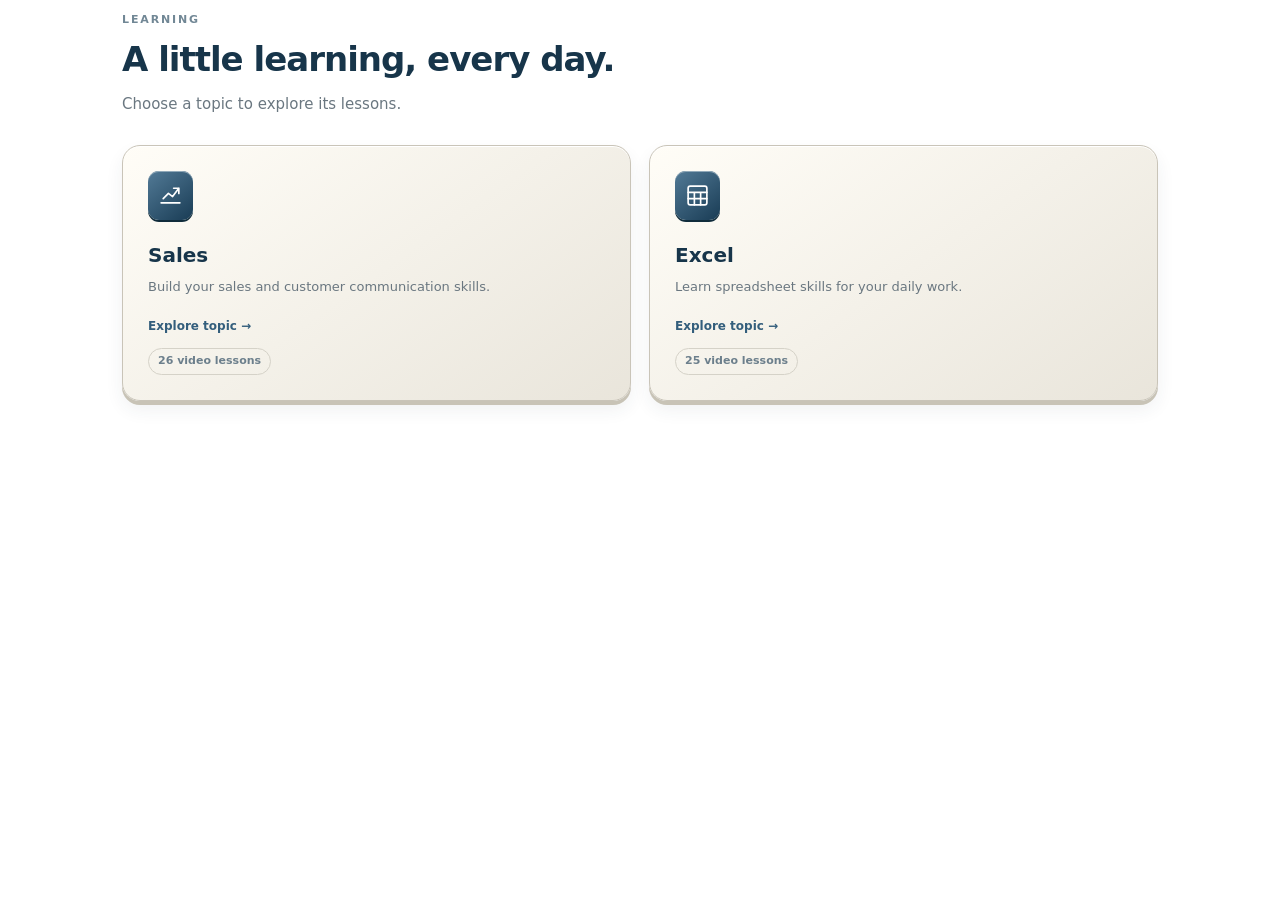
<file: learning.html>
<!doctype html><html lang="en"><head><meta charset="utf-8"><meta name="viewport" content="width=device-width,initial-scale=1"><title>Learning · CASH TOOL</title><style>
*{box-sizing:border-box}body{margin:0;background:#e9e6de;color:#17354a;font:15px/1.5 system-ui,sans-serif}button{font:inherit;cursor:pointer}button:focus-visible,[contenteditable]:focus-visible{outline:3px solid #6595bb;outline-offset:4px}[hidden]{display:none!important}.header{padding:19px 28px;background:linear-gradient(135deg,#8ba5b5,#607f96);box-shadow:0 3px 0 #48687e,0 8px 18px #20384b24;display:flex;align-items:center;justify-content:space-between;color:#13354a}.brand{font-size:19px;font-weight:800;letter-spacing:.05em}.demo{font-size:11px;font-weight:750;letter-spacing:.1em;background:#f8f6efbf;padding:5px 10px;border-radius:6px}.gallery{max-width:1060px;margin:50px auto;padding:0 24px}.eyebrow{font-size:11px;font-weight:800;text-transform:uppercase;letter-spacing:.17em;color:#718795}.gallery h1{font-size:34px;letter-spacing:-1px;margin:5px 0 8px}.lead{color:#6a7780;margin:0 0 30px}.tiles{display:grid;grid-template-columns:repeat(3,1fr);gap:18px}.tile{color:inherit;background:linear-gradient(145deg,#fffdf7,#e9e5db);border:1px solid #c9c4b8;border-radius:18px;box-shadow:0 4px 0 #c8c3b6,0 9px 18px #243c4a12,inset 0 1px #fff;padding:25px;text-align:left;min-height:205px;transition:transform .18s,box-shadow .18s}.tile:hover{transform:translateY(-4px);box-shadow:0 5px 0 #c8c3b6,0 13px 24px #243c4a20}.tile:active{transform:translateY(1px)}.icon{display:grid;place-items:center;width:45px;height:49px;border-radius:11px;background:linear-gradient(140deg,#527a96,#193c55);color:white;box-shadow:0 2px 0 #102c3b,inset 0 1px #91a9b9;margin-bottom:20px}.icon svg{width:25px;height:25px;fill:none;stroke:currentColor;stroke-width:1.6;stroke-linecap:round;stroke-linejoin:round}.tile strong{display:block;font-size:16px}.tile p{font-size:13px;color:#6a7780;margin:7px 0 17px}.open{font-size:12px;font-weight:750;color:#335e7c}.workspace{padding:25px 22px 60px}.toolbar{max-width:794px;margin:0 auto 18px;display:flex;align-items:center;gap:9px;flex-wrap:wrap}.toolbar .title{flex:1;margin:0 5px;font-weight:750}.control{border:1px solid #c7c4bb;border-radius:9px;background:linear-gradient(#fffdf7,#e9e5db);color:#203e53;box-shadow:0 2px 0 #c7c2b5;padding:9px 13px;font-size:13px;font-weight:700}.primary{background:linear-gradient(#476c87,#24465f);border-color:#24465f;color:white;box-shadow:0 2px 0 #19384d}.hint{max-width:794px;margin:0 auto 12px;color:#6b7780;font-size:12px;display:flex;justify-content:space-between;gap:14px}.paper-wrap{overflow-x:auto;padding:2px 6px 24px}.sheet{width:210mm;min-height:297mm;margin:0 auto;background:#fff;color:#171717;padding:24mm 23mm;box-shadow:0 2px 5px #0002,0 18px 45px #253a4d1c;border:1px solid #d7d7d7;font:11.5pt/1.4 Arial,sans-serif;white-space:pre-wrap;overflow-wrap:break-word}.sheet:focus{outline:2px solid #658ba9;outline-offset:3px}.status{color:#365f4b}footer{text-align:center;padding:12px 20px 25px;color:#7b858a;font-size:11px}@media(max-width:760px){.header{padding:17px 20px}.gallery{margin:30px auto}.gallery h1{font-size:29px}.tiles{grid-template-columns:1fr 1fr;gap:12px}.tile{padding:20px;min-height:190px}.workspace{padding:20px 8px 40px}.toolbar,.hint{padding:0 8px}.toolbar .title{order:3;flex-basis:100%;margin:10px 0 0}.sheet{width:100%;min-height:1050px;padding:30px 25px;font-size:14px;line-height:1.7}.paper-wrap{overflow:visible}.hint{font-size:11px}}@media(max-width:420px){.tiles{grid-template-columns:1fr}.tile{min-height:0;position:relative;padding-left:83px}.icon{position:absolute;left:20px;top:24px}.tile p{margin-bottom:11px}}@page{size:A4 portrait;margin:0}@media print{body{background:white}.header,.toolbar,.hint,footer,.gallery{display:none!important}.workspace,.paper-wrap{display:block;padding:0;margin:0;overflow:visible}.sheet{width:210mm;min-height:297mm;padding:24mm 23mm;margin:0;box-shadow:none;border:0;font-size:11.5pt;line-height:1.4;outline:0;print-color-adjust:exact}}

.topic-icon{animation:topic-bob 3s ease-in-out infinite}.topic-icon.excel{animation-delay:.7s}@keyframes topic-bob{0%,100%{transform:translateY(0)}50%{transform:translateY(-3px)}}.tiles{grid-template-columns:repeat(2,minmax(0,1fr))}.topic-view{max-width:850px;margin:38px auto;padding:0 24px}.topic-top{display:flex;align-items:center;gap:14px;margin-bottom:28px}.topic-top h1{font-size:28px;margin:0}.empty{border:1px solid #cbc6ba;border-radius:20px;background:linear-gradient(145deg,#fffdf7,#efebe2);box-shadow:0 4px 0 #c8c3b6,0 12px 24px #203c4c12;padding:64px 24px;text-align:center}.empty .icon{margin:0 auto 22px}.empty h2{font-size:22px;margin:0 0 8px}.empty p{margin:0;color:#6a7780;font-size:14px}.topic-count{font-size:11px;font-weight:700;color:#6c7f8c;border:1px solid #d5d2c8;border-radius:20px;padding:4px 9px;display:inline-block;margin-top:12px}.tile{min-height:240px}.topic-name{font-size:20px!important}@media(max-width:600px){.tiles{grid-template-columns:1fr}.tile{min-height:190px;padding:24px}.tile .icon{position:static}.topic-view{margin:24px auto;padding:0 18px}.empty{padding:50px 22px}}@media(prefers-reduced-motion:reduce){.topic-icon{animation:none}}
</style><style>
.lesson{width:100%;display:flex;align-items:center;gap:18px;border:1px solid #cbc6ba;border-radius:16px;background:linear-gradient(145deg,#fffdf7,#efebe2);box-shadow:0 3px 0 #c8c3b6;padding:20px;text-align:left;color:#17354a}.play-symbol{flex:0 0 48px;height:48px;display:grid;place-items:center;background:#284d68;color:white;border-radius:50%;font-size:19px;padding-left:3px}.lesson small{display:block;color:#6b7b86;font-size:11px;font-weight:750;letter-spacing:.09em;margin-bottom:5px}.lesson strong{display:block;font-size:17px;line-height:1.4}.lesson .watch{display:block;color:#53748a;font-size:12px;margin-top:8px}.video-panel{margin-top:24px}.video-panel h2{font-size:20px;margin:16px 0}.video-wrap{width:100%;aspect-ratio:16/9;border-radius:14px;overflow:hidden;background:#101923;box-shadow:0 8px 24px #18344422}.video-wrap iframe{width:100%;height:100%;border:0;display:block}.video-note{color:#6a7780;font-size:12px;margin:12px 0}.video-note a{color:#315c79}.video-back{margin-bottom:12px}
</style><style>
body{background:transparent}.gallery{margin:12px auto 25px;padding:0 12px}.topic-view{margin:12px auto 25px;padding:0 12px}
body[data-theme="dark"]{color:#e8eff7}body[data-theme="dark"] .tile,body[data-theme="dark"] .lesson,body[data-theme="dark"] .empty{color:#e8eff7;background:linear-gradient(145deg,#293f51,#182d3f);border-color:#41566a;box-shadow:0 4px 0 #0b1a28,0 9px 18px #0002,inset 0 1px #62798b}body[data-theme="dark"] .tile p,body[data-theme="dark"] .lead,body[data-theme="dark"] .video-note,body[data-theme="dark"] .eyebrow,body[data-theme="dark"] .lesson small,body[data-theme="dark"] .topic-count{color:#b4c1cc}body[data-theme="dark"] .open,body[data-theme="dark"] .lesson .watch,body[data-theme="dark"] .video-note a{color:#a9d3f0}body[data-theme="dark"] .control{color:#e7edf5;background:linear-gradient(#38546a,#253e53);border-color:#4c6171;box-shadow:0 2px 0 #0e2130}
</style></head><body><main><section class="gallery" id="learning-home"><div class="eyebrow">Learning</div><h1>A little learning, every day.</h1><p class="lead">Choose a topic to explore its lessons.</p><div class="tiles"><button class="tile" type="button" data-topic="Sales"><span class="icon topic-icon"><svg viewBox="0 0 24 24" aria-hidden="true"><path d="M3 19h18M5 15l5-5 4 3 6-8m-5 0h5v5"/></svg></span><strong class="topic-name">Sales</strong><p>Build your sales and customer communication skills.</p><span class="open">Explore topic →</span><br><span class="topic-count">26 video lessons</span></button><button class="tile" type="button" data-topic="Excel"><span class="icon topic-icon excel"><svg viewBox="0 0 24 24" aria-hidden="true"><rect x="3" y="3" width="18" height="18" rx="2"/><path d="M3 9h18M9 9v12m6-12v12M3 15h18"/></svg></span><strong class="topic-name">Excel</strong><p>Learn spreadsheet skills for your daily work.</p><span class="open">Explore topic →</span><br><span class="topic-count">25 video lessons</span></button></div></section><section class="topic-view" id="topic-view" hidden><div class="topic-top"><button type="button" class="control" id="back-topics">← Topics</button><h1 id="topic-heading"></h1></div><div id="topic-content"><div class="empty"><span class="icon"><svg viewBox="0 0 24 24" aria-hidden="true"><path d="M12 6c-3-2-6-2-10-1v15c4-1 7-1 10 1 3-2 6-2 10-1V5c-4-1-7-1-10 1Zm0 0v15"/></svg></span><h2>Lessons coming soon</h2><p>New lessons will appear here when they are added.</p></div></div></section></main><script>
const home=document.querySelector('#learning-home'),topic=document.querySelector('#topic-view'),content=document.querySelector('#topic-content');const empty=content.innerHTML;
const salesVideos=[{id:'mDWUpuumAuo',title:'9 Minute Training To Destroy Any Sales Objection'},{id:'ea2TvNE1VdY',title:"You're Building Rapport Wrong... (Try This Instead)"},{id:'il2p-OD4Res',title:'2026 Cold Calling Techniques (He Trained 1 Million Sales Reps)'}];
salesVideos.push(...[{"id": "Tl6yL4wucqk", "title": "Sales Excellence - How to become a Great Salesperson"}, {"id": "WdYGdpTTLEs", "title": "How to Close a Sale - 5 Reasons Clients Don't Buy - M.T. N.U.T."}, {"id": "erHdEN3p7Uc", "title": "Sales Training Tip #82 - Introduction to \" Blocking Objections \" System by Victor Antonio"}, {"id": "zn0IvyMgoKs", "title": "Sales Training Video #66 - Start With Why and Sell More"}, {"id": "iNVV6UD0oNA", "title": "Sales Training Video #65 - The Best Presentations are Full of *hit, here's why!"}, {"id": "hhxwzWHp7nA", "title": "Sales Influence Video #63 - Feature & Benefits are Dead; It's about Sales Advantages"}, {"id": "ODMf0K09BA0", "title": "Sales Influence Moment #61 - What Motivates You: Internal, External or Eternal Motivators"}, {"id": "XqHtA9mczmM", "title": "Sales Training Video #59 - Attention Span Listening Curve When Doing a Sales Presentation"}, {"id": "KZSvjI581Dc", "title": "Sales Training Video #68 - Simplest Sales Model: The Contrast Principle"}, {"id": "YQOKMz93DZU", "title": "Sales Training Tip #55: Selling by Understanding Buying Modes"}, {"id": "uxPfdq07Wus", "title": "Sales Training Influence & Persuasion by Victor Antonio 3 of 3"}, {"id": "OST5PTd2UoQ", "title": "Sales Training - Introduction to Sales Influence by Sales Trainer Victor Antonio p1"}, {"id": "rhouxQApi6M", "title": "Sales Training - Motivating Complacent People to Buy - Sales Trainer Victor Antonio"}, {"id": "Af0IqSrrKHY", "title": "Sales Training - Buyers are Liars"}, {"id": "HuqwV4znII4", "title": "Sales Training Moment #6 - Pricing Influence by Sales Trainer Victor Antonio"}, {"id": "DpxteBi1K58", "title": "Effective Listening Skills - Why Listening is Hard, But Also, Why It's Effective in Selling"}, {"id": "ajOZIq0_iRI", "title": "How to Sell Your Product or Service - Presenting Pricing or Proposals (Part 10 of 11)"}, {"id": "VN-9FmSK7r4", "title": "How to Sell Your Product or Service - Introduction Meeting & Asking Questions (Part 6 of 11)"}, {"id": "CbawO1eDam8", "title": "Why Closing Techniques Won't Work by Sales Trainer Victor Antonio"}, {"id": "REZj70FQm9E", "title": "Presentation Tip on Developing Character, Emotion and Vocal Variety by Victor Antonio"}, {"id": "-nWOtNlUyuA", "title": "Selling to the Brain - The Real Customer & Energy Miser"}, {"id": "cOLcubM1Oe4", "title": "Sales Conversation - How Selling Has Changed (1/8)"}, {"id": "dRFw_Ryl1DA", "title": "Closing the Credibility Gap - Gaining the Client's Trust (1/12)"}]);
const excelVideos=[{"id": "r5fXft08dVY", "title": "Excel 2025 Complete Course: From Beginner to Advanced | Full Microsoft Excel Tutorial"}, {"id": "KjLiPOmO6VM", "title": "1.1 Master the Excel 2025 User Interface: Essential Tutorial for Beginners"}, {"id": "Wt3lrIXfz7U", "title": "1.2 How to Create a Custom Tab in Excel: A User’s Guide"}, {"id": "fgr8GoeywnQ", "title": "1.3 How to Save an Excel File with a Password | Excel Security Tutorial 🔐📊"}, {"id": "NV4TYplUlLM", "title": "1.4 How to Create a Custom List in Excel | Excel Automation Tutorial"}, {"id": "F3z_RmHiCA4", "title": "1.5 Top 5 Excel Data Types You Must Know! | Microsoft Excel Tutorial"}, {"id": "V66UBY8SZ-8", "title": "1.6 Excel for Beginners: How to Enter & Edit Data in Simple Steps! 🚀"}, {"id": "DyG6Gc8nOAE", "title": "Section 2: Step-by-Step Guide to Data Entry & Formatting | Excel Tutorial"}, {"id": "NPYWBeeae3k", "title": "Section 3: How To Use Excel Shortcuts & Functions For Faster Workflows!"}, {"id": "Q_aLRZ_dryw", "title": "Master BI Skills Every Analyst Should Know"}, {"id": "YcEkCZl2UIc", "title": "Section 4: How to Use VLOOKUP, MATCH & INDEX in Excel | Step-by-Step Guide"}, {"id": "6XWM6VBBt4g", "title": "Section 5: Excel Sheet Protection | Hyperlinks, Formatting & Passwords Made Easy"}, {"id": "oK5Pn78tiv8", "title": "Section 6: Master Sorting, Filters, Tables & Advanced Excel Techniques | Excel Tips & Tricks"}, {"id": "aXH96KUS05M", "title": "7.1 Master Excel Charts | Boring Data to Powerful Visual Stories!"}, {"id": "fwXGOBUzOzU", "title": "7.2 Best Excel Charts for Data Analysis! Easy & Fast"}, {"id": "IIBiNDKNSmk", "title": "8.1 Data Analysis in Excel Why Every Department Needs This Skill!"}, {"id": "Juxk6kLxsJg", "title": "8.2 Create Pivot Table in Excel in Just 3 Clicks!"}, {"id": "LaUeazdlHA0", "title": "8.3 How to Create Pivot Charts in Excel? | Excel Tutorial For Beginners"}, {"id": "m2ALCDzOrR4", "title": "8.4 Excel Experts Agree Slicers Are A Game Changer"}, {"id": "oWLxe43M3h8", "title": "9.1 Freeze Split: Is Your Excel Spreadsheet SUFFERING from Frozen Panes?"}, {"id": "cAXM6jNlrv0", "title": "9.2 Excel Secrets EXPOSED Easy Row, Column, and Sheet Unhiding"}, {"id": "AxbYg9IAfKc", "title": "9.3 Custom view | Is their any Silent EXCEL Mistake That's Killing Your Workflow ?"}, {"id": "BAJ2gWo4GFA", "title": "9.4 How to View Multiple Excel Files Side by Side"}, {"id": "LnE5kOL7NUY", "title": "10 Excel Pivot Table Tutorial | Group, Analyze & Auto-Generate Reports"}, {"id": "50zc3LwTPzg", "title": "Work Smarter with PDFs 🔥 | Convert, Edit & Secure Files Easily using @Adobe Acrobat"}];
const courseVideos={Sales:salesVideos,Excel:excelVideos};
function cleanLessonTitle(title){return title
 .replace(/\s*\(\s*(?:part\s*)?\d+\s*(?:of|\/)\s*\d+\s*\)/gi,'')
 .replace(/\s+(?:part\s*)?\d+\s+of\s+\d+\s*$/gi,'')
 .replace(/\s+p\d+\s*$/gi,'')
 .replace(/^Section\s+\d+\s*:\s*/i,'')
 .replace(/^\d+\.\d+\s+/,'')
 .replace(/^\d+\s+(?=Excel\b)/i,'')
 .replace(/^(Sales Training (?:Tip|Video|Moment)|Sales Influence (?:Video|Moment))\s*#\d+\s*[-:]\s*/i,'')
 .replace(/\s{2,}/g,' ').trim();}
for(const videos of Object.values(courseVideos))for(const video of videos)video.title=cleanLessonTitle(video.title);

function showLessonList(name){content.replaceChildren();if(!courseVideos[name]?.length){content.innerHTML=empty;return;}if(name==='Excel'){const credit=document.createElement('p');credit.className='video-note';credit.textContent='Microsoft Excel Full Course 2025 Edition · Pavan Lalwani · 25 videos';content.append(credit);}if(name==='Sales'){const credit=document.createElement('p');credit.className='video-note';credit.textContent='26 lessons · Jeremy Miner and Victor Antonio';content.append(credit);}courseVideos[name].forEach((video,index)=>{const lesson=document.createElement('button');lesson.type='button';lesson.className='lesson';lesson.style.marginBottom='16px';lesson.innerHTML='<span class="play-symbol" aria-hidden="true">▶</span><span><small></small><strong></strong><span class="watch">Watch lesson →</span></span>';lesson.querySelector('small').textContent='LESSON '+String(index+1).padStart(2,'0')+' · VIDEO';lesson.querySelector('strong').textContent=video.title;lesson.addEventListener('click',()=>showVideo(name,video,index));content.append(lesson);});}
function showVideo(name,video,index){content.replaceChildren();const panel=document.createElement('div');panel.className='video-panel';panel.innerHTML='<button class="control video-back" type="button">← Lessons</button><div class="eyebrow"></div><h2></h2><div class="video-wrap"><iframe title="Learning video" allow="accelerometer; encrypted-media; gyroscope; picture-in-picture; fullscreen" allowfullscreen referrerpolicy="strict-origin-when-cross-origin"></iframe></div><p class="video-note">Tap Play to start. <a target="_blank" rel="noopener noreferrer">Open on YouTube</a> if playback is unavailable.</p>';panel.querySelector('.eyebrow').textContent=name+' · Lesson '+String(index+1).padStart(2,'0');panel.querySelector('h2').textContent=video.title;panel.querySelector('iframe').src='https://www.youtube-nocookie.com/embed/'+video.id+'?rel=0';panel.querySelector('a').href='https://www.youtube.com/watch?v='+video.id;panel.querySelector('button').addEventListener('click',()=>showLessonList(name));content.append(panel);window.scrollTo(0,0);if(parent!==window)parent.postMessage({type:"cash-tool-frame-scroll-top"},location.origin);}
document.querySelectorAll('[data-topic]').forEach(button=>button.addEventListener('click',()=>{document.querySelector('#topic-heading').textContent=button.dataset.topic;showLessonList(button.dataset.topic);home.hidden=true;topic.hidden=false;window.scrollTo(0,0);if(parent!==window)parent.postMessage({type:"cash-tool-frame-scroll-top"},location.origin)}));document.querySelector('#back-topics').addEventListener('click',()=>{content.innerHTML=empty;home.hidden=false;topic.hidden=true;window.scrollTo(0,0);if(parent!==window)parent.postMessage({type:"cash-tool-frame-scroll-top"},location.origin)});

function reportLearningHeight(){if(parent!==window){const main=document.querySelector('main');parent.postMessage({type:'cash-tool-frame-height',height:Math.ceil(main.getBoundingClientRect().bottom+24)},location.origin);}}
new ResizeObserver(reportLearningHeight).observe(document.body);window.addEventListener('load',reportLearningHeight);
window.addEventListener('message',event=>{if(event.source!==parent||event.origin!==location.origin||event.data?.type!=='cash-tool-theme')return;document.body.dataset.theme=event.data.theme==='dark'?'dark':'light';});
</script></body></html>
</file>
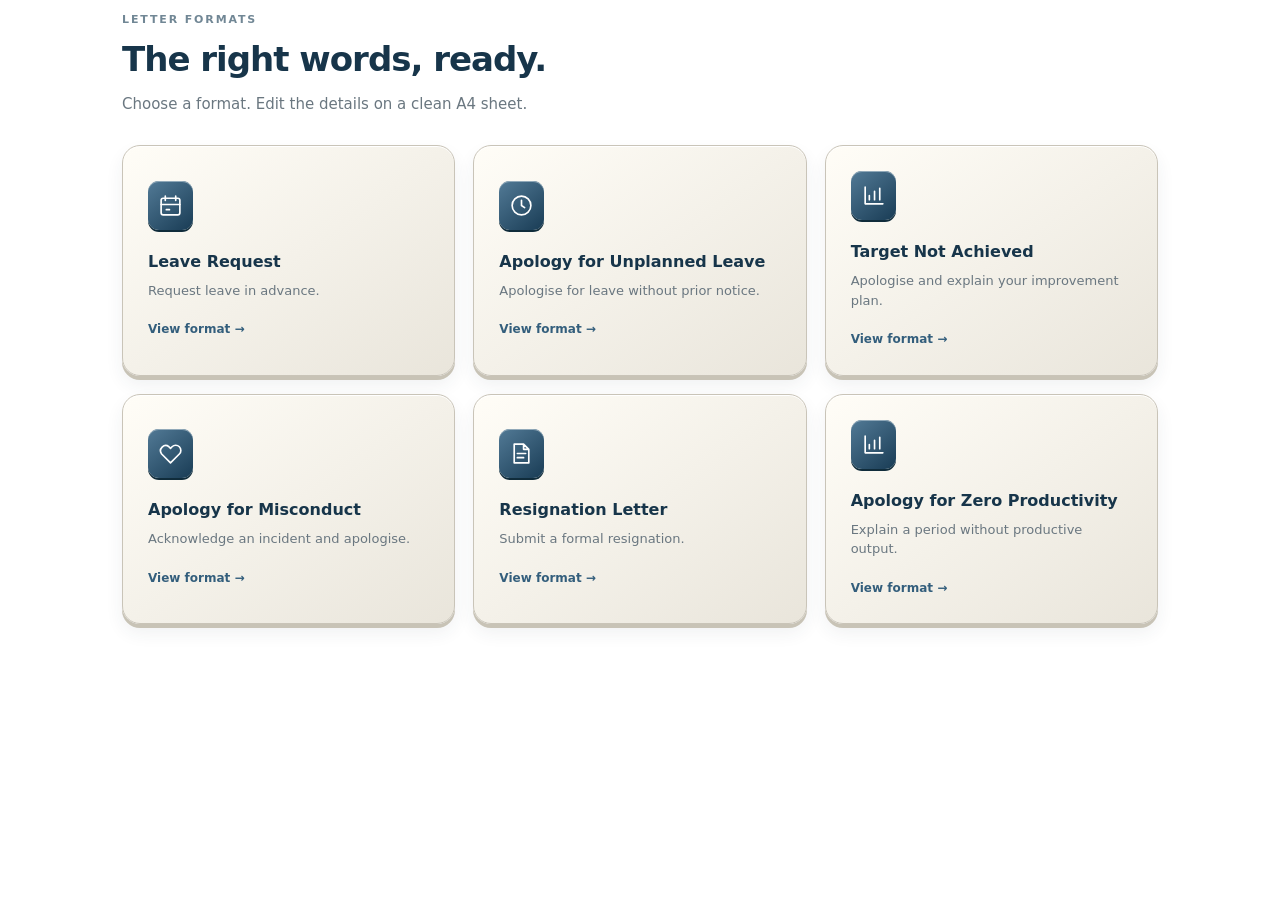
<file: letter-formats.html>
<!doctype html><html lang="en"><head><meta charset="utf-8"><meta name="viewport" content="width=device-width,initial-scale=1"><title>Letter Formats · CASH TOOL</title><style>
*{box-sizing:border-box}body{margin:0;background:#e9e6de;color:#17354a;font:15px/1.5 system-ui,sans-serif}button{font:inherit;cursor:pointer}button:focus-visible,[contenteditable]:focus-visible{outline:3px solid #6595bb;outline-offset:4px}[hidden]{display:none!important}.header{padding:19px 28px;background:linear-gradient(135deg,#8ba5b5,#607f96);box-shadow:0 3px 0 #48687e,0 8px 18px #20384b24;display:flex;align-items:center;justify-content:space-between;color:#13354a}.brand{font-size:19px;font-weight:800;letter-spacing:.05em}.demo{font-size:11px;font-weight:750;letter-spacing:.1em;background:#f8f6efbf;padding:5px 10px;border-radius:6px}.gallery{max-width:1060px;margin:50px auto;padding:0 24px}.eyebrow{font-size:11px;font-weight:800;text-transform:uppercase;letter-spacing:.17em;color:#718795}.gallery h1{font-size:34px;letter-spacing:-1px;margin:5px 0 8px}.lead{color:#6a7780;margin:0 0 30px}.tiles{display:grid;grid-template-columns:repeat(3,1fr);gap:18px}.tile{color:inherit;background:linear-gradient(145deg,#fffdf7,#e9e5db);border:1px solid #c9c4b8;border-radius:18px;box-shadow:0 4px 0 #c8c3b6,0 9px 18px #243c4a12,inset 0 1px #fff;padding:25px;text-align:left;min-height:205px;transition:transform .18s,box-shadow .18s}.tile:hover{transform:translateY(-4px);box-shadow:0 5px 0 #c8c3b6,0 13px 24px #243c4a20}.tile:active{transform:translateY(1px)}.icon{display:grid;place-items:center;width:45px;height:49px;border-radius:11px;background:linear-gradient(140deg,#527a96,#193c55);color:white;box-shadow:0 2px 0 #102c3b,inset 0 1px #91a9b9;margin-bottom:20px}.icon svg{width:25px;height:25px;fill:none;stroke:currentColor;stroke-width:1.6;stroke-linecap:round;stroke-linejoin:round}.tile strong{display:block;font-size:16px}.tile p{font-size:13px;color:#6a7780;margin:7px 0 17px}.open{font-size:12px;font-weight:750;color:#335e7c}.workspace{padding:25px 22px 60px}.toolbar{max-width:794px;margin:0 auto 18px;display:flex;align-items:center;gap:9px;flex-wrap:wrap}.toolbar .title{flex:1;margin:0 5px;font-weight:750}.control{border:1px solid #c7c4bb;border-radius:9px;background:linear-gradient(#fffdf7,#e9e5db);color:#203e53;box-shadow:0 2px 0 #c7c2b5;padding:9px 13px;font-size:13px;font-weight:700}.primary{background:linear-gradient(#476c87,#24465f);border-color:#24465f;color:white;box-shadow:0 2px 0 #19384d}.hint{max-width:794px;margin:0 auto 12px;color:#6b7780;font-size:12px;display:flex;justify-content:space-between;gap:14px}.paper-wrap{overflow-x:auto;padding:2px 6px 24px}.sheet{width:210mm;min-height:297mm;margin:0 auto;background:#fff;color:#171717;padding:24mm 23mm;box-shadow:0 2px 5px #0002,0 18px 45px #253a4d1c;border:1px solid #d7d7d7;font:11.5pt/1.4 Arial,sans-serif;white-space:pre-wrap;overflow-wrap:break-word}.sheet:focus{outline:2px solid #658ba9;outline-offset:3px}.status{color:#365f4b}footer{text-align:center;padding:12px 20px 25px;color:#7b858a;font-size:11px}@media(max-width:760px){.header{padding:17px 20px}.gallery{margin:30px auto}.gallery h1{font-size:29px}.tiles{grid-template-columns:1fr 1fr;gap:12px}.tile{padding:20px;min-height:190px}.workspace{padding:20px 8px 40px}.toolbar,.hint{padding:0 8px}.toolbar .title{order:3;flex-basis:100%;margin:10px 0 0}.sheet{width:100%;min-height:1050px;padding:30px 25px;font-size:14px;line-height:1.7}.paper-wrap{overflow:visible}.hint{font-size:11px}}@media(max-width:420px){.tiles{grid-template-columns:1fr}.tile{min-height:0;position:relative;padding-left:83px}.icon{position:absolute;left:20px;top:24px}.tile p{margin-bottom:11px}}@page{size:A4 portrait;margin:0}@media print{body{background:white}.header,.toolbar,.hint,footer,.gallery{display:none!important}.workspace,.paper-wrap{display:block;padding:0;margin:0;overflow:visible}.sheet{width:210mm;min-height:297mm;padding:24mm 23mm;margin:0;box-shadow:none;border:0;font-size:11.5pt;line-height:1.4;outline:0;print-color-adjust:exact}}
</style><style>
body{background:transparent}.gallery{margin:12px auto 26px;padding:0 12px}.workspace{padding:12px 0 30px}
body[data-theme="dark"]{color:#e7edf5}body[data-theme="dark"] .tile{color:#edf2f7;background:linear-gradient(145deg,#293f51,#182d3f);border-color:#41566a;box-shadow:0 4px 0 #0b1a28,0 9px 18px #0002,inset 0 1px #62798b}body[data-theme="dark"] .tile p,body[data-theme="dark"] .lead,body[data-theme="dark"] .hint,body[data-theme="dark"] .eyebrow{color:#b4c1cc}body[data-theme="dark"] .open{color:#a9d3f0}body[data-theme="dark"] .control{color:#e7edf5;background:linear-gradient(#38546a,#253e53);border-color:#4c6171;box-shadow:0 2px 0 #0e2130}body[data-theme="dark"] .status{color:#add7bc}.sheet{color:#171717;background:white}
@media print{body{background:white!important}.workspace,.paper-wrap{padding:0;margin:0}.sheet{color:#171717!important}}
</style></head><body><main><section class="gallery" id="gallery"><div class="eyebrow">Letter formats</div><h1>The right words, ready.</h1><p class="lead">Choose a format. Edit the details on a clean A4 sheet.</p><div class="tiles" id="tiles"></div></section><section id="workspace" class="workspace" hidden><div class="toolbar"><button class="control" id="back">← Formats</button><span class="title" id="letter-title"></span><button class="control" id="reset">Reset</button><button class="control" id="copy">Copy</button><button class="control primary" id="print">Print</button></div><div class="hint"><span>Replace the [bracketed details]. Click the sheet to edit.</span><span id="status" class="status" role="status"></span></div><div class="paper-wrap"><article class="sheet" id="sheet" contenteditable="true" role="textbox" aria-label="Editable letter" aria-multiline="true" spellcheck="true"></article></div></section></main><script>
const formats={"leave": {"name": "Leave Request", "icon": "calendar", "desc": "Request leave in advance.", "subject": "Request for leave", "body": "Respected Sir/Madam,\n\nI request leave from [Start Date] to [End Date] for [Reason for Leave]. I plan to resume my duties on [Return Date].\n\nI will complete my pending work and arrange the necessary handover before my leave. Please approve my request.\n\nThank you for your consideration."}, "unplanned": {"name": "Apology for Unplanned Leave", "icon": "clock", "desc": "Apologise for leave without prior notice.", "subject": "Apology for taking unplanned leave", "body": "Respected Sir/Madam,\n\nI sincerely apologise for being absent from work on [Date / Dates] without prior notice or approval. Due to [Reason for Absence], I was unable to inform you in advance.\n\nI understand that my unexpected absence may have affected work and caused inconvenience to the team. I regret the lack of timely communication and take responsibility for it.\n\nI will complete my pending work and ensure that I inform my reporting manager promptly if an emergency arises in the future. I request you to accept my apology and consider regularising my absence for the above period.\n\nThank you for your understanding."}, "target": {"name": "Target Not Achieved", "icon": "chart", "desc": "Apologise and explain your improvement plan.", "subject": "Apology for not achieving the assigned target", "body": "Respected Sir/Madam,\n\nI sincerely apologise for not achieving the target assigned to me for [Period]. My assigned target was [Target], and my achievement was [Actual Achievement].\n\nThe shortfall occurred due to [Brief Explanation]. I understand the importance of meeting my responsibilities and take accountability for my performance.\n\nTo improve, I will [Specific Action Plan] and review my progress with [Reporting Manager] by [Review Date]. I request your guidance and an opportunity to improve my performance.\n\nThank you for your consideration."}, "misconduct": {"name": "Apology for Misconduct", "icon": "heart", "desc": "Acknowledge an incident and apologise.", "subject": "Apology for my conduct", "body": "Respected Sir/Madam,\n\nI sincerely apologise for my conduct during [Incident / Occasion] on [Date]. I recognise that [Brief Description of Conduct] was inappropriate and caused [Impact].\n\nI take responsibility for my actions and regret the inconvenience caused. Going forward, I will [Corrective Steps] and follow the expected standards of professional conduct.\n\nI request you to accept my apology and give me an opportunity to demonstrate improvement.\n\nThank you for your understanding."}, "resignation": {"name": "Resignation Letter", "icon": "document", "desc": "Submit a formal resignation.", "subject": "Resignation from the position of [Designation]", "body": "Respected Sir/Madam,\n\nPlease accept this letter as formal notice of my resignation from the position of [Designation] at [Company Name], submitted on [Date]. In accordance with my applicable notice period, my proposed last working day is [Last Working Date].\n\nI am resigning due to [Reason for Resignation].\n\nI appreciate the opportunities and support I have received during my employment. I will complete the necessary handover and assist with a smooth transition during my notice period.\n\nPlease acknowledge my resignation and advise me on the required exit formalities.\n\nThank you for your support."}, "productivity": {"name": "Apology for Zero Productivity", "icon": "chart", "desc": "Explain a period without productive output.", "subject": "Apology for zero productivity during [Period]", "body": "Respected Sir/Madam,\n\nI sincerely apologise for not delivering any productive output during [Date / Period] in my role as [Designation]. I understand that this affected my responsibilities and the team's performance.\n\nThe reason for my lack of productivity was [Reason / Brief Explanation]. I recognise the need to communicate difficulties promptly and take responsibility for improving my performance.\n\nTo address this, I will [Specific Corrective Actions], work towards [Agreed Daily / Weekly Goal], and review my progress with [Reporting Manager] on [Review Date].\n\nI request you to accept my apology and give me an opportunity to demonstrate improvement. I will seek guidance promptly whenever I need support.\n\nThank you for your consideration."}};
const paths={calendar:'<rect x="3" y="5" width="18" height="16" rx="2"/><path d="M7 3v4m10-4v4M3 11h18m-13 5h3"/>',clock:'<circle cx="12" cy="12" r="9"/><path d="M12 7v5l3 2"/>',chart:'<path d="M4 4v16h17M8 16v-4m5 4V8m5 8V5"/>',heart:'<path d="M20.5 5.5a5 5 0 0 0-7 0L12 7l-1.5-1.5a5 5 0 0 0-7 7L12 21l8.5-8.5a5 5 0 0 0 0-7Z"/>',document:'<path d="M14 3H5v18h14V8Z M14 3v5h5M8 12h8m-8 4h6"/>'};
const gallery=document.getElementById('gallery'),workspace=document.getElementById('workspace'),sheet=document.getElementById('sheet'),status=document.getElementById('status');let selected=null;
function template(f){return `From\n[Your Name]\n[Employee ID]\n[Designation]\n[Branch / Department]\n\nDate: [DD/MM/YYYY]\n\nTo\n[Recipient Name / Reporting Manager]\n[Designation]\n[Company Name]\n[Branch / Office]\n\nSubject: ${f.subject}\n\n${f.body}\n\nYours sincerely,\n\n[Signature]\n[Your Name]\n[Employee ID]`;}
for(const [key,f]of Object.entries(formats)){const b=document.createElement('button');b.className='tile';b.innerHTML=`<span class="icon"><svg viewBox="0 0 24 24" aria-hidden="true">${paths[f.icon]}</svg></span><strong>${f.name}</strong><p>${f.desc}</p><span class="open">View format →</span>`;b.addEventListener('click',()=>{selected=key;sheet.textContent=template(f);document.getElementById('letter-title').textContent=f.name;gallery.hidden=true;workspace.hidden=false;status.textContent='';window.scrollTo(0,0);});document.getElementById('tiles').append(b);}
document.getElementById('back').onclick=()=>{workspace.hidden=true;gallery.hidden=false;window.scrollTo(0,0)};document.getElementById('reset').onclick=()=>{if(confirm('Reset this letter to its original format?')){sheet.textContent=template(formats[selected]);status.textContent='Format restored.';}};document.getElementById('copy').onclick=async()=>{try{await navigator.clipboard.writeText(sheet.innerText);status.textContent='Letter copied.';}catch{status.textContent='Select the letter text to copy it.';}};document.getElementById('print').onclick=()=>window.print();sheet.addEventListener('input',()=>status.textContent='');

function reportHeight(){if(parent!==window)parent.postMessage({type:'cash-tool-frame-height',height:Math.ceil(document.documentElement.getBoundingClientRect().height)},location.origin)}
new ResizeObserver(reportHeight).observe(document.body);window.addEventListener('load',reportHeight);
window.addEventListener('message',event=>{if(event.source!==parent||event.origin!==location.origin||event.data?.type!=='cash-tool-theme')return;document.body.dataset.theme=event.data.theme==='dark'?'dark':'light';});
</script></body></html>
</file>
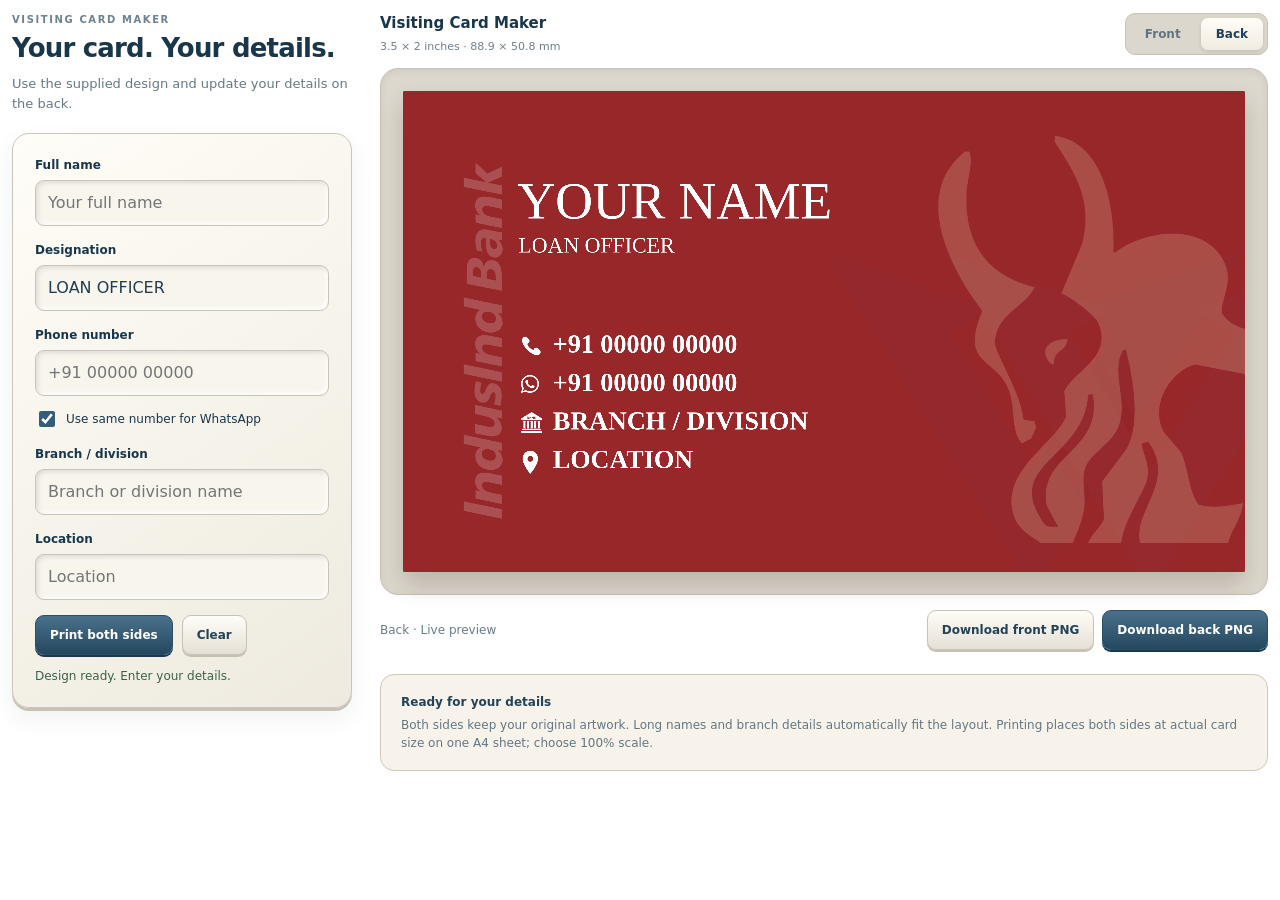
<file: visiting-card.html>
<!doctype html><html lang="en"><head><meta charset="utf-8"><meta name="viewport" content="width=device-width,initial-scale=1"><title>Visiting Card Maker · CASH TOOL</title><link rel="icon" href="./favicon-v2.png"><style>
*{box-sizing:border-box}body{margin:0;background:#e9e6de;color:#18374b;font:14px/1.5 system-ui,sans-serif}button,input,select{font:inherit}button{cursor:pointer}[hidden]{display:none!important}header{padding:18px 28px;background:linear-gradient(135deg,#8ba5b5,#607f96);box-shadow:0 3px 0 #48687e,0 8px 18px #20384b24;display:flex;align-items:center;justify-content:space-between}.brand{font-size:19px;font-weight:800;letter-spacing:.05em}.demo{font-size:11px;font-weight:750;letter-spacing:.1em;background:#f8f6efbf;padding:5px 10px;border-radius:6px}.layout{max-width:1280px;margin:30px auto;padding:0 24px 45px;display:grid;grid-template-columns:340px minmax(0,1fr);gap:28px;align-items:start}.intro h1{font-size:26px;letter-spacing:-.8px;line-height:1.2;margin:6px 0 10px}.eyebrow{font-size:10px;text-transform:uppercase;letter-spacing:.16em;font-weight:800;color:#6e8290}.intro p{margin:0 0 20px;color:#667985;font-size:13px}.form{background:linear-gradient(145deg,#fffdf7,#eeeadf);border:1px solid #cbc5b9;border-radius:17px;padding:22px;box-shadow:0 3px 0 #c8c2b4,0 10px 24px #243c4a12}.field{margin-bottom:15px}.field label{display:block;font-size:12px;font-weight:700;margin-bottom:6px}.field input,.field select{width:100%;min-height:44px;border:1px solid #c9c4b9;border-radius:9px;background:#f8f5ed;box-shadow:inset 2px 2px 4px #9994, inset -2px -2px 4px #fff;padding:10px 12px;font-size:16px;color:#213d51;outline:0}.field input:focus{border-color:#6287a2;box-shadow:0 0 0 3px #6d94af26}.same{display:flex;align-items:center;gap:8px;font-size:12px;margin:-3px 0 15px}.same input{accent-color:#335e7b;width:16px;height:16px}.buttons{display:flex;gap:9px;flex-wrap:wrap}.btn{border:1px solid #c7c2b7;border-radius:9px;padding:10px 14px;font-size:12px;font-weight:750;background:linear-gradient(#fffdf7,#e5e0d6);color:#214258;box-shadow:0 2px 0 #c6c0b2}.btn.primary{color:white;background:linear-gradient(#4a708b,#24485f);border-color:#2b4f67;box-shadow:0 2px 0 #17384e}.btn:disabled{opacity:.55;cursor:wait}.preview{min-width:0}.preview-head{display:flex;align-items:center;justify-content:space-between;gap:12px;margin:0 0 12px}.preview-head h2{margin:0;font-size:15px}.size{font-size:11px;color:#6f7f89}.side{display:flex;gap:5px;background:#dcd7cc;border:1px solid #c7c1b6;border-radius:10px;padding:4px}.side button{border:0;background:transparent;border-radius:7px;color:#607483;font-size:12px;font-weight:750;padding:7px 15px}.side button[aria-selected="true"]{background:linear-gradient(#fffdf7,#f0ebe0);color:#204158;box-shadow:0 2px 4px #3332}.card-stage{background:#ddd8cd;border:1px solid #c9c2b6;border-radius:18px;padding:22px;box-shadow:inset 0 2px 6px #4e4a4018}.card-face{background:#952627;box-shadow:0 13px 25px #35131330;border-radius:2px;overflow:hidden}.card-face canvas{width:100%;height:auto;display:block}.under{display:flex;justify-content:space-between;align-items:center;gap:12px;margin:15px 0 24px;color:#6a7d89;font-size:12px}.download{display:flex;gap:8px;flex-wrap:wrap}.tips{padding:18px 20px;border:1px solid #cec7bb;border-radius:14px;background:#f7f3eb;font-size:12px;color:#627785}.tips strong{display:block;color:#214258;margin-bottom:5px}.status{font-size:12px;margin-top:12px;color:#38634c;min-height:18px}.print-pages{display:none}button:focus-visible{outline:3px solid #658eab;outline-offset:3px}@media(max-width:900px){.layout{grid-template-columns:300px minmax(0,1fr);gap:18px;padding:0 18px}.card-stage{padding:15px}.under{align-items:start;flex-direction:column}}@media(max-width:700px){header{padding:16px 18px}.layout{display:flex;flex-direction:column;margin:24px auto;padding:0 16px 35px}.controls,.preview{width:100%}.preview{order:-1}.intro{display:none}.form{padding:19px}.card-stage{padding:12px}.under{margin-bottom:8px}.tips{display:none}.size{font-size:10px}.preview-head h2{font-size:16px}.download{width:100%}.download .btn{flex:1}.field{margin-bottom:13px}}@page{size:A4 portrait;margin:12mm}@media print{body{background:white}header,.layout{display:none!important}.print-pages{display:block}.print-card{width:88.9mm;height:50.8mm;margin-bottom:10mm;break-inside:avoid}.print-card img{display:block;width:100%;height:100%;print-color-adjust:exact;-webkit-print-color-adjust:exact}}
</style><style>body{background:transparent}.layout{margin:12px auto 30px;padding:0 12px 30px}body[data-theme="dark"]{color:#e7edf5}body[data-theme="dark"] .form,body[data-theme="dark"] .tips{background:linear-gradient(145deg,#293f51,#182d3f);border-color:#41566a;box-shadow:0 3px 0 #0b1a28,0 10px 24px #0002}body[data-theme="dark"] .card-stage{background:#172b3b;border-color:#41566a}body[data-theme="dark"] .intro p,body[data-theme="dark"] .eyebrow,body[data-theme="dark"] .size,body[data-theme="dark"] .under,body[data-theme="dark"] .tips{color:#b8c7d2}body[data-theme="dark"] .tips strong{color:#e7edf5}body[data-theme="dark"] .field input{background:#182d3f;border-color:#526576;color:#e7edf5;box-shadow:inset 2px 2px 4px #0004}body[data-theme="dark"] .btn,body[data-theme="dark"] .side button[aria-selected="true"]{background:linear-gradient(#38546a,#253e53);border-color:#4c6171;color:#e7edf5;box-shadow:0 2px 0 #0e2130}body[data-theme="dark"] .side{background:#152b3b;border-color:#41566a}body[data-theme="dark"] .side button{color:#b8c7d2}body[data-theme="dark"] .status{color:#add7bc}@media(max-width:700px){.layout{margin-top:12px;padding:0 4px 25px}}@media print{.layout{display:none!important}.print-pages{display:block}body{background:white!important}}</style></head><body><main class="layout"><section class="controls"><div class="intro"><div class="eyebrow">Visiting card maker</div><h1>Your card. Your details.</h1><p>Use the supplied design and update your details on the back.</p></div><form class="form" id="details-form"><div class="field"><label for="card-name">Full name</label><input id="card-name" placeholder="Your full name" maxlength="60" autocomplete="off"></div><div class="field"><label for="card-role">Designation</label><input id="card-role" value="LOAN OFFICER" maxlength="60"></div><div class="field"><label for="card-phone">Phone number</label><input id="card-phone" type="tel" placeholder="+91 00000 00000" maxlength="25" autocomplete="off"></div><label class="same"><input id="same-number" type="checkbox" checked>Use same number for WhatsApp</label><div class="field" id="whatsapp-field" hidden><label for="card-whatsapp">WhatsApp number</label><input id="card-whatsapp" type="tel" placeholder="+91 00000 00000" maxlength="25" autocomplete="off"></div><div class="field"><label for="card-branch">Branch / division</label><input id="card-branch" placeholder="Branch or division name" maxlength="75"></div><div class="field"><label for="card-location">Location</label><input id="card-location" placeholder="Location" maxlength="60"></div><div class="buttons"><button class="btn primary" id="print-card" type="button" disabled>Print both sides</button><button class="btn" id="reset-card" type="reset">Clear</button></div><div class="status" id="status" role="status">Loading your design…</div></form></section><section class="preview"><div class="preview-head"><div><h2>Visiting Card Maker</h2><span class="size">3.5 × 2 inches · 88.9 × 50.8 mm</span></div><div class="side" role="tablist" aria-label="Card side"><button type="button" role="tab" aria-selected="false" aria-controls="front-face" id="front-tab">Front</button><button type="button" role="tab" aria-selected="true" aria-controls="back-face" id="back-tab">Back</button></div></div><div class="card-stage"><div class="card-face" id="front-face" role="tabpanel" aria-labelledby="front-tab" hidden><canvas id="front-canvas" aria-label="Visiting card front with your supplied company artwork"></canvas></div><div class="card-face" id="back-face" role="tabpanel" aria-labelledby="back-tab"><canvas id="back-canvas" aria-label="Visiting card back with editable personal details"></canvas></div></div><div class="under"><span id="side-label">Back · Live preview</span><div class="download"><button class="btn" type="button" id="download-front" disabled>Download front PNG</button><button class="btn primary" type="button" id="download-back" disabled>Download back PNG</button></div></div><div class="tips"><strong>Ready for your details</strong>Both sides keep your original artwork. Long names and branch details automatically fit the layout. Printing places both sides at actual card size on one A4 sheet; choose 100% scale.</div></section></main><section class="print-pages" aria-hidden="true"><div class="print-card"><img id="print-front" alt="Card front"></div><div class="print-card"><img id="print-back" alt="Card back"></div></section><script>
const $=s=>document.querySelector(s),front=$('#front-canvas'),back=$('#back-canvas'),status=$('#status');const images={};let ready=false;
const load=src=>new Promise((resolve,reject)=>{const image=new Image;image.onload=()=>resolve(image);image.onerror=reject;image.src=src});
function fitText(ctx,text,x,y,maxWidth,size,weight='700'){ctx.fillStyle='#fff';ctx.textBaseline='alphabetic';ctx.font=weight+' '+size+'px Georgia, "Times New Roman", serif';const measured=ctx.measureText(text).width;if(measured>maxWidth){size*=maxWidth/measured;ctx.font=weight+' '+size+'px Georgia, "Times New Roman", serif';}ctx.fillText(text,x,y);}
function draw(){if(!ready)return;const ctx=back.getContext('2d'),w=back.width,h=back.height;ctx.clearRect(0,0,w,h);ctx.drawImage(images.back,0,0,w,h);const val=id=>$(id).value.trim();fitText(ctx,(val('#card-name')||'YOUR NAME').toUpperCase(),w*.136,h*.265,w*.77,w*.062,'400');fitText(ctx,(val('#card-role')||'DESIGNATION').toUpperCase(),w*.137,h*.336,w*.65,w*.026,'400');const phone=val('#card-phone')||'+91 00000 00000',wa=$('#same-number').checked?phone:(val('#card-whatsapp')||'+91 00000 00000');const texts=[phone,wa,val('#card-branch')||'BRANCH / DIVISION',val('#card-location')||'LOCATION'];[.544,.624,.704,.784].forEach((y,i)=>fitText(ctx,texts[i],w*.178,h*y,w*.58,w*.031,'700'));}
function showSide(side){const isFront=side==='front';$('#front-face').hidden=!isFront;$('#back-face').hidden=isFront;$('#front-tab').setAttribute('aria-selected',String(isFront));$('#back-tab').setAttribute('aria-selected',String(!isFront));$('#side-label').textContent=(isFront?'Front':'Back')+' · Live preview';}
$('#front-tab').onclick=()=>showSide('front');$('#back-tab').onclick=()=>showSide('back');$('#details-form').addEventListener('submit',e=>e.preventDefault());$('#details-form').addEventListener('input',()=>{draw();status.textContent='';});$('#same-number').addEventListener('change',()=>{$('#whatsapp-field').hidden=$('#same-number').checked;draw();});$('#details-form').addEventListener('reset',()=>{setTimeout(()=>{$('#whatsapp-field').hidden=true;draw();status.textContent='Details cleared.';},0)});
function download(canvas,side){canvas.toBlob(blob=>{if(!blob){status.textContent='Unable to create image. Please try again.';return;}const a=document.createElement('a'),url=URL.createObjectURL(blob);a.href=url;a.download='visiting-card-'+side+'.png';a.click();setTimeout(()=>URL.revokeObjectURL(url),1000);status.textContent=side==='front'?'Front image downloaded.':'Back image downloaded.';},'image/png');}
$('#download-front').onclick=()=>download(front,'front');$('#download-back').onclick=()=>download(back,'back');function preparePrint(){$('#print-front').src=front.toDataURL('image/png');$('#print-back').src=back.toDataURL('image/png');}$('#print-card').onclick=()=>{preparePrint();window.print();};window.addEventListener('beforeprint',()=>{if(ready)preparePrint();});
Promise.all([load('./visiting-card-front.png'),load('./visiting-card-back.png')]).then(([f,b])=>{images.front=f;images.back=b;front.width=f.naturalWidth;front.height=f.naturalHeight;back.width=b.naturalWidth;back.height=b.naturalHeight;front.getContext('2d').drawImage(f,0,0);ready=true;draw();document.querySelectorAll('button[disabled]').forEach(button=>button.disabled=false);status.textContent='Design ready. Enter your details.';}).catch(()=>status.textContent='Unable to load the card artwork. Refresh to try again.');

function reportCardHeight(){if(parent!==window){const main=document.querySelector('main');parent.postMessage({type:'cash-tool-frame-height',height:Math.ceil(main.getBoundingClientRect().bottom+24)},location.origin);}}
new ResizeObserver(reportCardHeight).observe(document.body);window.addEventListener('load',reportCardHeight);window.addEventListener('message',event=>{if(event.source!==parent||event.origin!==location.origin||event.data?.type!=='cash-tool-theme')return;document.body.dataset.theme=event.data.theme==='dark'?'dark':'light';});
</script></body></html>
</file>
